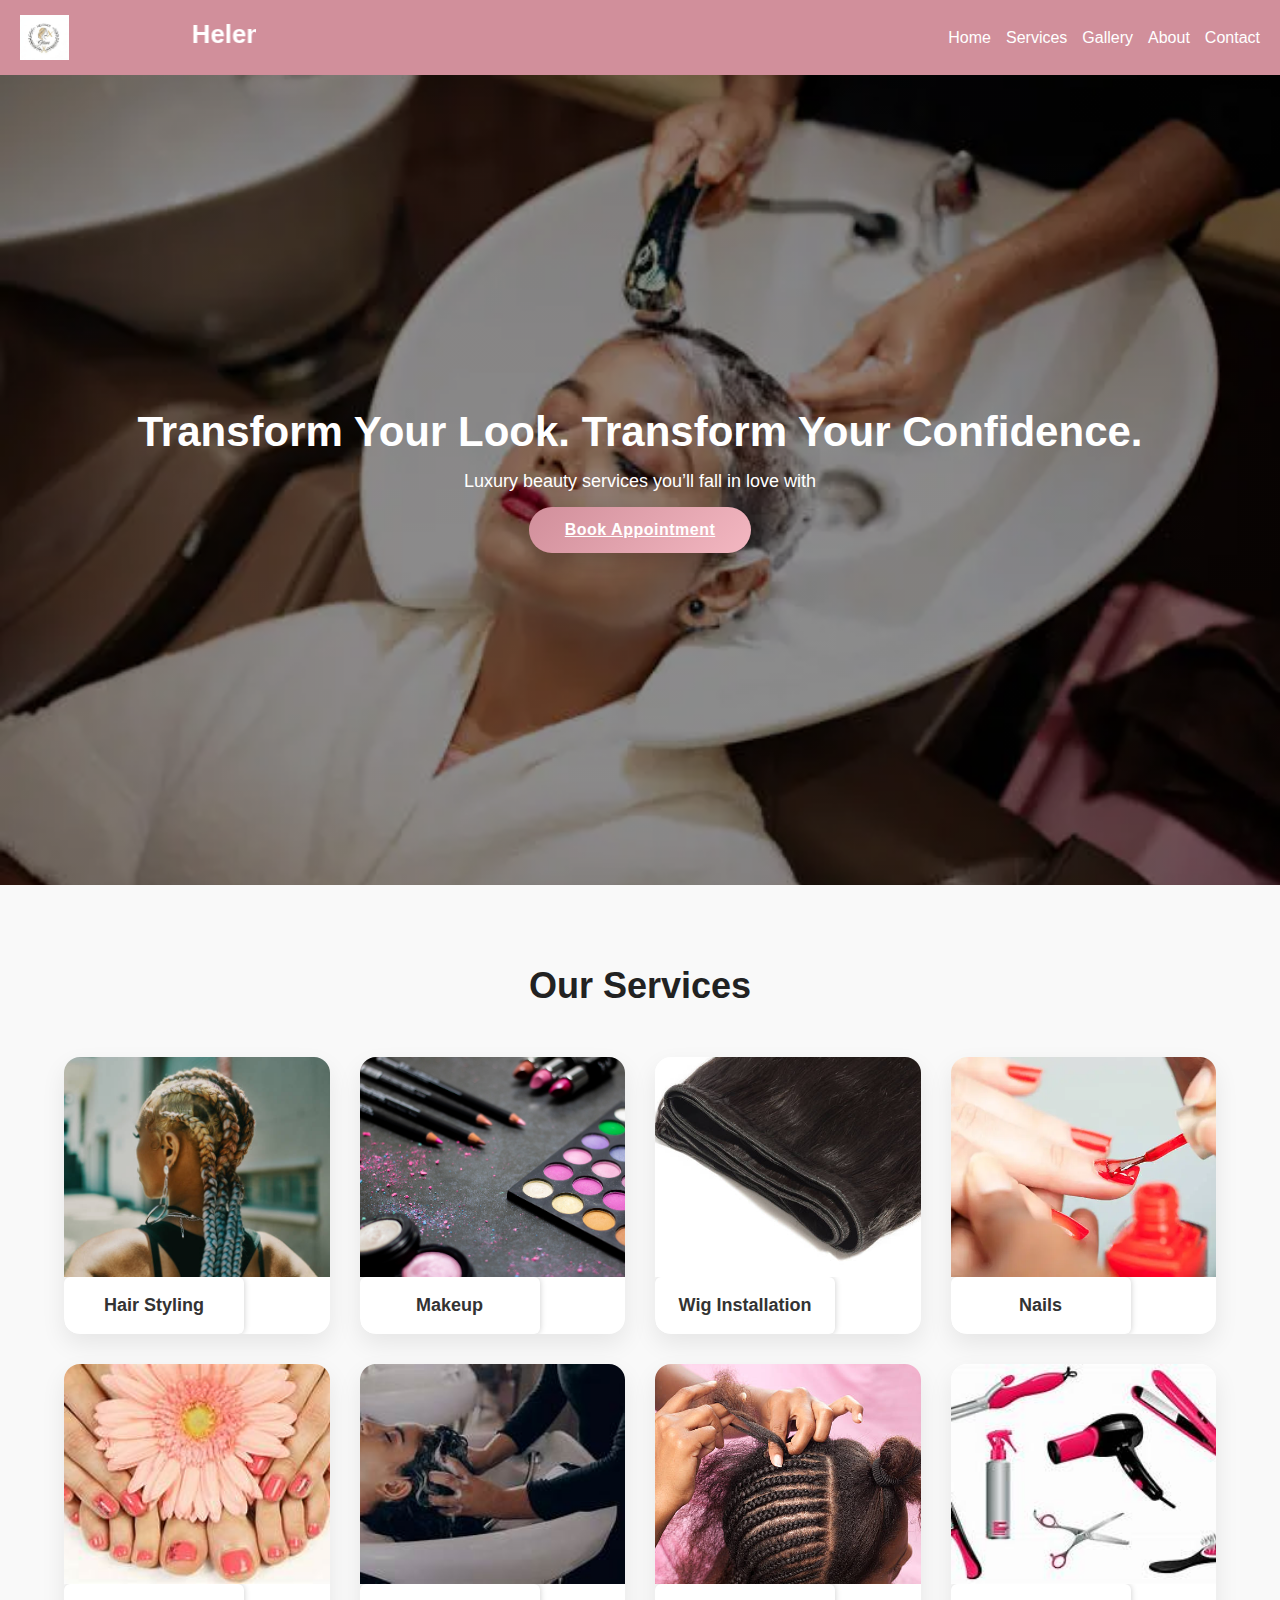
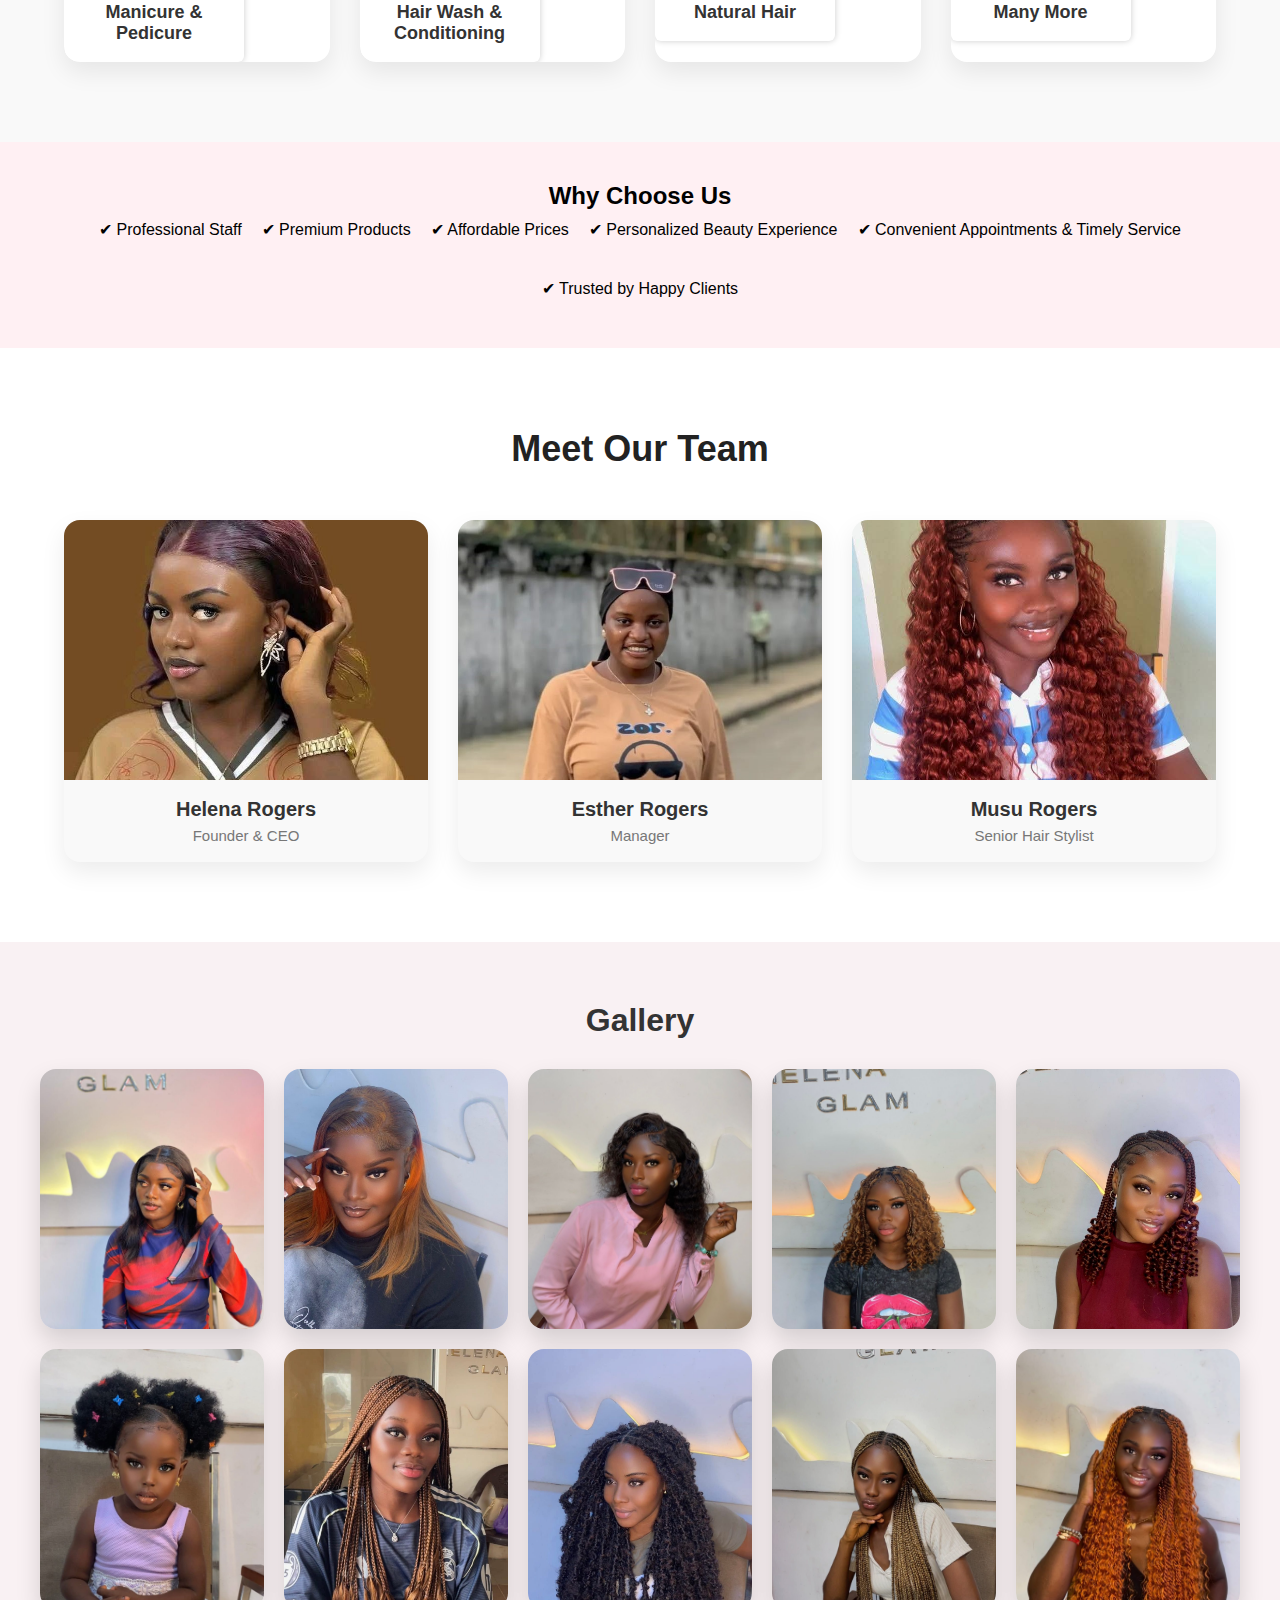
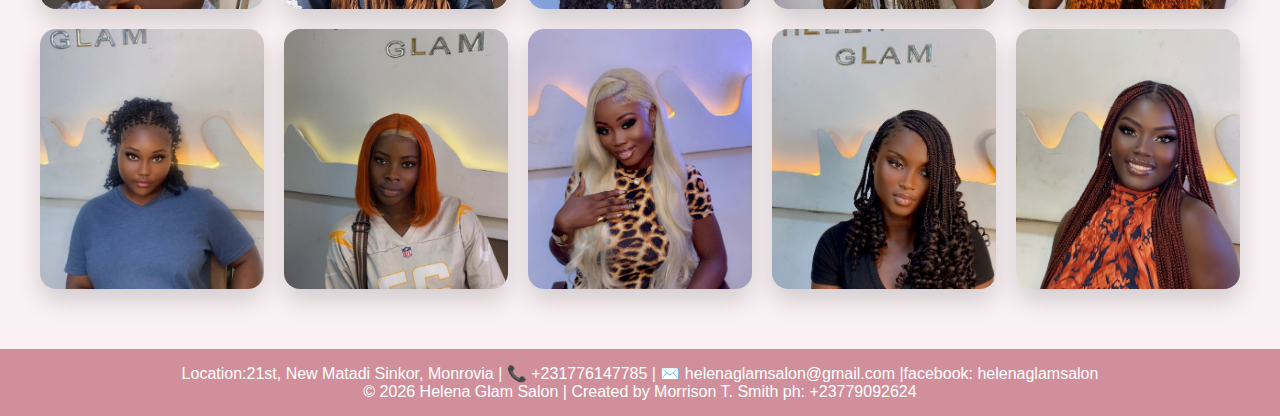
<file: Salon Website/index.html>
<!DOCTYPE html>
<html lang="en">
<head>
    <meta charset="UTF-8">
    <meta name="viewport" content="width=device-width, initial-scale=1.0">
    <title>Helena Glam's</title>
    <link rel="stylesheet" href="style.css">
</head>
<body>

<!-- HEADER -->
<header>
    <div class="logo">
        <img src="IMG/imglogo.jpeg" alt="Helena Glam's Logo">
        <span><h3><marquee behavior="scroll" direction="left">Helena Glam's</marquee></h3></span>
    </div>

    <!-- Hamburger Menu Icon -->
    <div class="menu-toggle" onclick="toggleMenu()">☰</div>

    <!-- Navigation -->
    <nav id="nav-menu">
        <a href="#home">Home</a>
        <a href="#services">Services</a>
        <a href="#gallery">Gallery</a>
        <a href="#about">About</a>
        <a href="#contact">Contact</a>
    </nav>
</header>

<!-- HERO SECTION -->
<section class="hero" id="home">
    <h1>Transform Your Look. Transform Your Confidence.</h1>
    <p>Luxury beauty services you’ll fall in love with</p>
    <a href="booking.html" class="btn-book">Book Appointment</a>
</section>

<!-- SERVICES -->
<section class="services" id="services">
    <h1>Our Services</h1>

    <div class="service-box">

        <div class="service-card">
            <img src="IMG/istockphoto-1307868437-612x612.jpg" alt="Hair Styling">
            <div class="service">Hair Styling</div>
        </div>

        <div class="service-card">
            <img src="IMG/MKGGIJ360Q.webp" alt="Makeup">
            <div class="service">Makeup</div>
        </div>

        <div class="service-card">
            <img src="IMG/istockphoto-962123036-612x612.jpg" alt="Wig Installation">
            <div class="service">Wig Installation</div>
        </div>

        <div class="service-card">
            <img src="IMG/istockphoto-171351926-612x612.webp" alt="Nails">
            <div class="service">Nails</div>
        </div>

        <div class="service-card">
            <img src="IMG/OIP2 (4).jfif" alt="Manicure and Pedicure">
            <div class="service">Manicure & Pedicure</div>
        </div>

        <div class="service-card">
            <img src="IMG/OIP (1).jfif" alt="Hair Wash & Conditioning">
            <div class="service">Hair Wash & Conditioning</div>
        </div>

        <div class="service-card">
            <img src="IMG/istockphoto-183341611-612x612.jpg" alt="Natural Hair">
            <div class="service">Natural Hair</div>
        </div>

        <div class="service-card">
            <img src="IMG/OIP (2).jfif" alt="Natural Hair">
            <div class="service">Many More</div>
        </div>

    </div>
</section>

<!-- WHY CHOOSE US -->
<section class="why" id="about">
    <h2>Why Choose Us</h2>
    <ul>
        <li>✔ Professional Staff</li>
        <li>✔ Premium Products</li>
        <li>✔ Affordable Prices</li>
        <li>✔ Personalized Beauty Experience</li>
        <li>✔ Convenient Appointments & Timely Service</li>
        <li>✔ Trusted by Happy Clients</li>
    </ul>
</section>

<!-- OUR TEAM / ABOUT US -->
<section class="team" id="about">
    <h1>Meet Our Team</h1>

    <div class="team-box">

        <div class="team-card">
            <img src="IMG/WhatsApp Image 2026-02-23 at 3.46.33 PM.jpeg" alt="CEO">
            <div class="team-info">
                <h3>Helena Rogers</h3>
                <p>Founder & CEO</p>
            </div>
        </div>

        <div class="team-card">
            <img src="IMG/WhatsApp1 Image 2026-02-23 at 3.43.37 PM.jpeg" alt="Salon Manager">
            <div class="team-info">
                <h3>Esther Rogers</h3>
                <p>Manager</p>
            </div>
        </div>

        <div class="team-card">
            <img src="IMG/WhatsApp Image 2026-02-23 at 3.43.36 PM.jpeg" alt="Hair Stylist">
            <div class="team-info">
                <h3>Musu Rogers</h3>
                <p>Senior Hair Stylist</p>
            </div>
        </div>

        
</section>

<!-- GALLERY -->
<section class="gallery" id="gallery">
    <h2>Gallery</h2>

    <div class="gallery-box">
        <div class="image"><img src="IMG/WhatsApp Image3 2026-02-21 at 5.11.58 AM.jpeg"></div>
        <div class="image"><img src="IMG/WhatsApp Image1 2026-02-21 at 5.11.57 AM.jpeg"></div>
        <div class="image"><img src="IMG/WhatsApp Image2 2026-02-21 at 5.11.58 AM.jpeg"></div>
        <div class="image"><img src="IMG/WhatsApp Imag 2026-02-21 at 5.11.57 AM.jpeg"></div>
        <div class="image"><img src="IMG/WhatsApp Image 2026-02-21 at 5.11.57 AM.jpeg"></div>
        <div class="image"><img src="IMG/WhatsApp Imaget 2026-02-23 at 1.01.26 PM.jpeg"></div>
        <div class="image"><img src="IMG/WhatsApp Imager 2026-02-23 at 1.01.25 PM.jpeg"></div>
        <div class="image"><img src="IMG/WhatsApp Imagey 2026-02-23 at 1.01.27 PM.jpeg"></div>
        <div class="image"><img src="IMG/WhatsApp Imagew 2026-02-23 at 1.01.24 PM.jpeg"></div>
        <div class="image"><img src="IMG/WhatsApp Imageq 2026-02-23 at 1.01.24 PM.jpeg"></div>
        <div class="image"><img src="IMG/WhatsApp Imagea 2026-02-23 at 1.01.27 PM.jpeg"></div>
        <div class="image"><img src="IMG/WhatsApp Imagee 2026-02-23 at 1.01.25 PM.jpeg"></div>
        <div class="image"><img src="IMG/WhatsApp Image 2026-02-23 at 1.23.30 PM.jpeg"></div>
        <div class="image"><img src="IMG/WhatsApp Image1 2026-02-23 at 1.23.30 PM.jpeg"></div>
        <div class="image"><img src="IMG/WhatsApp Image 2026-02-23 at 1.23.29 PM.jpeg"></div>
    </div>
</section>

<!-- FOOTER -->
<footer id="contact">
    <p>Location:21st, New Matadi Sinkor, Monrovia | 📞 +231776147785 | ✉️ helenaglamsalon@gmail.com |facebook: helenaglamsalon</p>
    <p>© 2026 Helena Glam Salon | Created by Morrison T. Smith ph: +23779092624</p>
</footer>

<script src="script.js"></script>

</body>
</html>
</file>
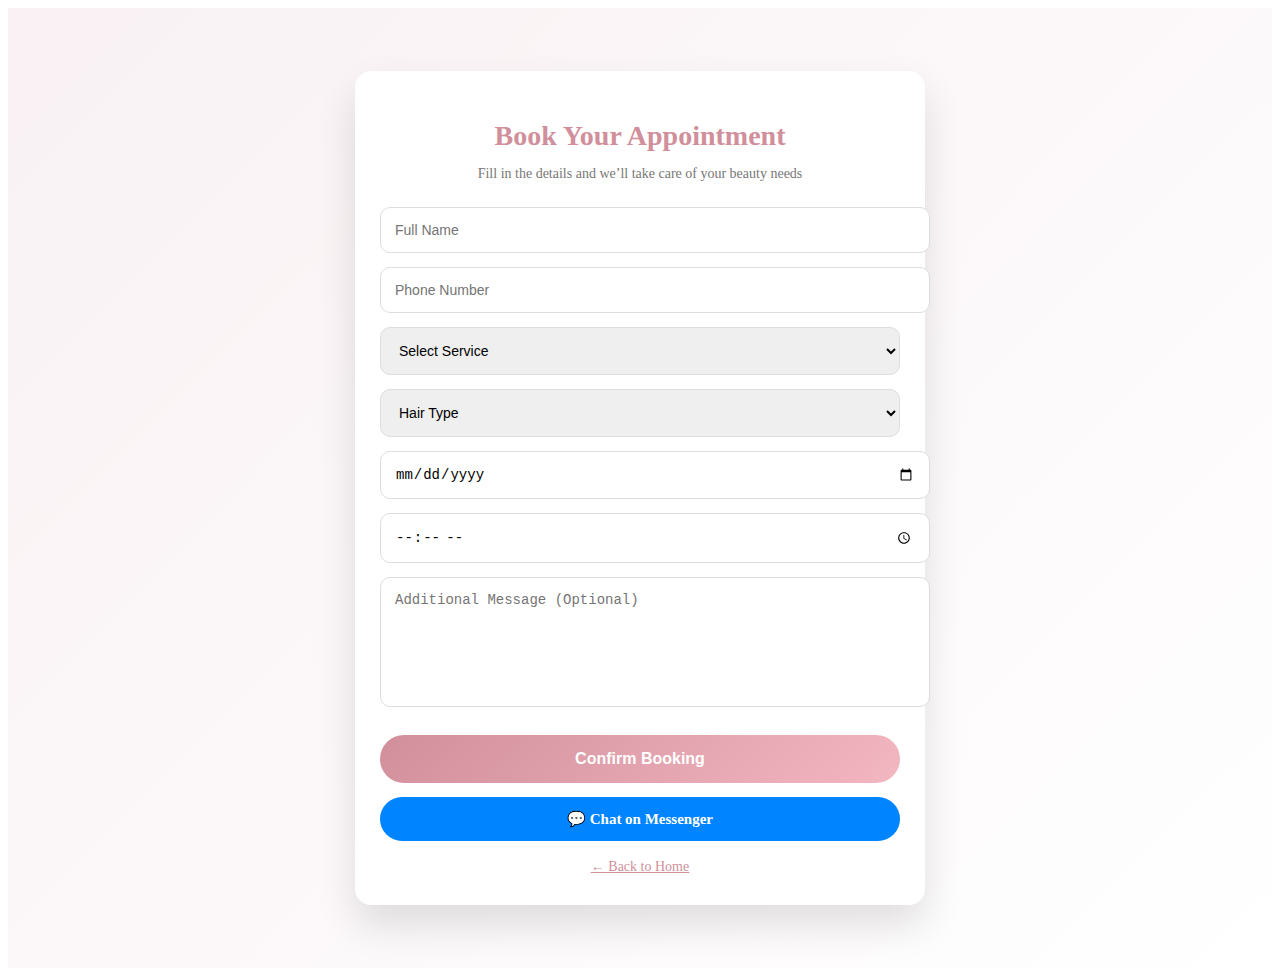
<file: Salon Website/booking.html>
<!DOCTYPE html>
<html lang="en">
<head>
    <meta charset="UTF-8">
    <meta name="viewport" content="width=device-width, initial-scale=1.0">
    <title>Book Appointment</title>
    <link rel="stylesheet" href="booking.css">
</head>
<body>

<section class="booking">
    <div class="booking-card">

        <h1>Book Your Appointment</h1>
        <p>Fill in the details and we’ll take care of your beauty needs</p>

        <form id="bookingForm">

            <input type="text" placeholder="Full Name" required>

            <input type="tel" placeholder="Phone Number" required>

            <select required>
                <option value="">Select Service</option>
                <option>Nature Hair</option>
                <option>Hair Styling (Blow Dry, Ironing, Curling)</option>
                <option>Wig Installation</option>
                <option>Manicure and Pedicure</option>
                <option>Nail</option>
                <option>Makeup</option>
                <option>Eye Makeup & Lashes</option>
                <option>Hair Wash & Conditioning</option>
            </select>

            <select required>
                <option value="">Hair Type</option>
                <option>Hair Cut</option>
                <option>Hair Styling</option>
                <option>Hair Coloring</option>
                <option>Hair Installation</option>
                <option>Bridal Makeup</option>
            </select>

            <input type="date" required>

            <input type="time" required>

            <textarea placeholder="Additional Message (Optional)"></textarea>

             <button type="submit" onclick="confirmBooking()">Confirm Booking</button>
                            <!-- Messenger Chat Link -->
            <a href="https://www.facebook.com/helenaglamsalon" 
                target="_blank" 
                class="messenger-btn">
                    💬 Chat on Messenger
            </a>
        </form>

        <a href="index.html" class="back-home">← Back to Home</a>
    </div>
</section>

</body>
</html>
</file>
<file: Salon Website/style.css>
* {
    margin: 0;
    padding: 0;
    box-sizing: border-box;
}

body {
    font-family: Arial, sans-serif;
    background-color: #f9f9f9;
}

/* HEADER */
header {
    display: flex;
    justify-content: space-between;
    align-items: center;
    background-color: #d18f9b;
    padding: 15px 20px;
    color: white;
    flex-wrap: wrap;
}

/* LOGO */
.logo {
    display: flex;
    align-items: center;
    gap: 10px;
}

.logo img {
    height: 45px;
}

.logo span {
    font-size: 22px;
    font-weight: bold;
}

/* NAV */
nav {
    display: flex;
    gap: 15px;
}

nav a {
    color: white;
    text-decoration: none;
    font-size: 16px;
}

nav a:hover {
    text-decoration: underline;
}

/* HAMBURGER */
.menu-toggle {
    font-size: 28px;
    cursor: pointer;
    display: none;
}

/* HERO WITH IMAGE */
.hero {
    height: 90vh;
    background-image: linear-gradient(
        rgba(0,0,0,0.45),
        rgba(0,0,0,0.45)
    ),
    url("IMG/istockphoto-1806205633-612x612.webp");

    background-size: cover;
    background-position: center;
    background-repeat: no-repeat;

    display: flex;
    flex-direction: column;
    justify-content: center;
    align-items: center;

    text-align: center;
    color: white;
    padding: 20px;
}

.hero h1 {
    font-size: 42px;
}

.hero p {
    font-size: 18px;
    margin: 15px 0;
}

.btn-book {
    display: inline-block;
    padding: 14px 36px;
    background: linear-gradient(135deg, #d18f9b, #f3b7c1);
    color: #ffffff;
    font-size: 16px;
    font-weight: 600;
    border-radius: 30px;
    letter-spacing: 0.5px;
    transition: all 0.3s ease;
    box-shadow: 0 8px 20px rgba(0,0,0,0.15);
}

.btn-book:hover {
    background: linear-gradient(135deg, #c27686, #e9a5b1);
    transform: translateY(-3px);
    box-shadow: 0 12px 28px rgba(0,0,0,0.2);
}

.btn-book:active {
    transform: translateY(0);
}

/* SERVICES */
.services {
    padding: 40px 20px;
    text-align: center;
}

.service-box {
    display: flex;
    justify-content: center;
    gap: 20px;
    flex-wrap: wrap;
}

.service {
    background: white;
    padding: 20px;
    width: 180px;
    border-radius: 6px;
    box-shadow: 0 0 6px #ccc;
}

/* WHY */
.why {
    background-color: #fff0f3;
    padding: 40px 20px;
    text-align: center;
}

.why ul {
    list-style: none;
    justify-content: center;
    display: flex;
    flex-wrap: wrap;
    gap: 20px;
}

.why li {
    margin: 10px 0;
}

/* GALLERY */
.gallery {
    padding: 60px 20px;
    background-color: #f9f1f3;
}

.gallery h2 {
    text-align: center;
    margin-bottom: 30px;
    font-size: 32px;
    color: #333;
}

/* Responsive Grid */
.gallery-box {
    display: grid;
    grid-template-columns: repeat(auto-fit, minmax(220px, 1fr));
    gap: 20px;
    max-width: 1200px;
    margin: auto;
}

/* Image Container */
.gallery-box .image {
    width: 100%;
    height: 260px; /* controls uniform height */
    overflow: hidden;
    border-radius: 16px;
    box-shadow: 0 12px 25px rgba(0,0,0,0.15);
}

/* Image Fit */
.gallery-box .image img {
    width: 100%;
    height: 100%;
    object-fit: cover;   /* ⭐ KEY LINE */
    display: block;
    transition: transform 0.4s ease;
}

/* Hover Effect */
.gallery-box .image:hover img {
    transform: scale(1.08);
}

/* FOOTER */
footer {
    background-color: #d18f9b;
    color: white;
    text-align: center;
    padding: 15px;
}

/* 📱 MOBILE */
@media (max-width: 768px) {

    .menu-toggle {
        display: block;
    }

    nav {
        display: none;
        flex-direction: column;
        width: 100%;
        background-color: #d18f9b;
        text-align: center;
        margin-top: 10px;
    }

    nav a {
        padding: 15px 0;
        border-top: 1px solid rgba(255,255,255,0.3);
    }

    nav.show {
        display: flex;
    }

    .hero {
        height: 70vh;
    }

    .hero h1 {
        font-size: 28px;
    }

    .service {
        width: 100%;
    }

    .gallery-box {
        grid-template-columns: 1fr;
    }
}

/* 📲 TABLET */
@media (min-width: 769px) and (max-width: 900px) {
    .gallery-box {
        grid-template-columns: repeat(2, 1fr);
    }
}

/* =========================
   SERVICES SECTION
========================= */

.services {
    padding: 80px 5%;
    background: #f9f9f9;
    text-align: center;
}

.services h1 {
    font-size: 36px;
    margin-bottom: 50px;
    color: #222;
}

/* Grid layout */
.service-box {
    display: grid;
    grid-template-columns: repeat(auto-fit, minmax(220px, 1fr));
    gap: 30px;
}

/* Service Card */
.service-card {
    background: #fff;
    border-radius: 16px;
    overflow: hidden;
    box-shadow: 0 10px 25px rgba(0,0,0,0.08);
    transition: transform 0.3s ease, box-shadow 0.3s ease;
}

.service-card:hover {
    transform: translateY(-8px);
    box-shadow: 0 18px 40px rgba(0,0,0,0.12);
}

/* Service Image */
.service-card img {
    width: 100%;
    height: 220px;
    object-fit: cover;
    display: block;
}

/* Service Name */
.service {
    padding: 18px;
    font-size: 18px;
    font-weight: 600;
    color: #333;
    background: #fff;
}

/* =========================
   RESPONSIVE DESIGN
========================= */

/* Tablets */
@media (max-width: 1024px) {
    .service-card img {
        height: 200px;
    }
}

/* Mobile */
@media (max-width: 600px) {
    .services h1 {
        font-size: 28px;
    }

    .service-card img {
        height: 180px;
    }

    .service {
        font-size: 16px;
    }
}

html {
    scroll-behavior: smooth;
}

/* =========================
   OUR TEAM / ABOUT US
========================= */

.team {
    padding: 80px 5%;
    background: #fff;
    text-align: center;
}

.team h1 {
    font-size: 36px;
    margin-bottom: 50px;
    color: #222;
}

/* Grid Layout */
.team-box {
    display: grid;
    grid-template-columns: repeat(auto-fit, minmax(220px, 1fr));
    gap: 30px;
}

/* Team Card */
.team-card {
    background: #f9f9f9;
    border-radius: 16px;
    overflow: hidden;
    box-shadow: 0 10px 25px rgba(0,0,0,0.08);
    transition: transform 0.3s ease, box-shadow 0.3s ease;
}

.team-card:hover {
    transform: translateY(-8px);
    box-shadow: 0 18px 40px rgba(0,0,0,0.12);
}

/* Team Image */
.team-card img {
    width: 100%;
    height: 260px;
    object-fit: cover;
    display: block;
}

/* Text Area */
.team-info {
    padding: 18px;
}

.team-info h3 {
    font-size: 20px;
    color: #333;
    margin-bottom: 6px;
}

.team-info p {
    font-size: 15px;
    color: #777;
}

/* =========================
   RESPONSIVE DESIGN
========================= */

/* Tablets */
@media (max-width: 1024px) {
    .team-card img {
        height: 230px;
    }
}

/* Mobile */
@media (max-width: 600px) {
    .team h1 {
        font-size: 28px;
    }

    .team-card img {
        height: 200px;
    }

    .team-info h3 {
        font-size: 18px;
    }

    .team-info p {
        font-size: 14px;
    }
}
</file>
<file: Salon Website/booking.css>
/* ===============================
   MODERN BOOKING PAGE
================================ */
.booking {
    min-height: 100vh;
    display: flex;
    justify-content: center;
    align-items: center;
    background: linear-gradient(135deg, #f9f1f3, #ffffff);
    padding: 30px 15px;
}

/* Booking Card */
.booking-card {
    background: #ffffff;
    max-width: 520px;
    width: 100%;
    padding: 30px 25px;
    border-radius: 16px;
    box-shadow: 0 20px 40px rgba(0,0,0,0.12);
}

/* Heading */
.booking-card h1 {
    text-align: center;
    margin-bottom: 8px;
    color: #d18f9b;
    font-size: 28px;
}

.booking-card p {
    text-align: center;
    font-size: 14px;
    color: #777;
    margin-bottom: 25px;
}

/* Inputs */
.booking-card input,
.booking-card select,
.booking-card textarea {
    width: 100%;
    padding: 14px;
    margin-bottom: 14px;
    border: 1px solid #ddd;
    border-radius: 10px;
    font-size: 14px;
    transition: border 0.3s, box-shadow 0.3s;
}

.booking-card textarea {
    resize: none;
    height: 100px;
}

/* Focus effect */
.booking-card input:focus,
.booking-card select:focus,
.booking-card textarea:focus {
    outline: none;
    border-color: #d18f9b;
    box-shadow: 0 0 0 3px rgba(209, 143, 155, 0.15);
}

/* Submit Button */
.booking-card button {
    width: 100%;
    padding: 15px;
    margin-top: 10px;
    background: linear-gradient(135deg, #d18f9b, #f3b7c1);
    border: none;
    border-radius: 30px;
    color: #ffffff;
    font-size: 16px;
    font-weight: 600;
    cursor: pointer;
    transition: transform 0.3s, box-shadow 0.3s;
}

.booking-card button:hover {
    transform: translateY(-2px);
    box-shadow: 0 10px 25px rgba(0,0,0,0.18);
}

/* Back to Home Button */
.back-home {
    display: block;
    text-align: center;
    margin-top: 18px;
    font-size: 14px;
    color: #d18f9b;
    font-weight: 500;
    transition: color 0.3s;
}

.back-home:hover {
    color: #b96c79;
    text-decoration: underline;
}

.messenger-btn {
    display: block;
    margin-top: 14px;
    text-align: center;
    padding: 13px;
    background-color: #0084ff;
    color: #ffffff;
    font-size: 15px;
    font-weight: 600;
    border-radius: 30px;
    text-decoration: none;
    transition: background-color 0.3s;
}

.messenger-btn:hover {
    background-color: #006fe0;
}


/* ===============================
   MOBILE OPTIMIZATION
================================ */
@media (max-width: 480px) {
    .booking-card {
        padding: 25px 20px;
    }

    .booking-card h1 {
        font-size: 24px;
    }
}
</file>
